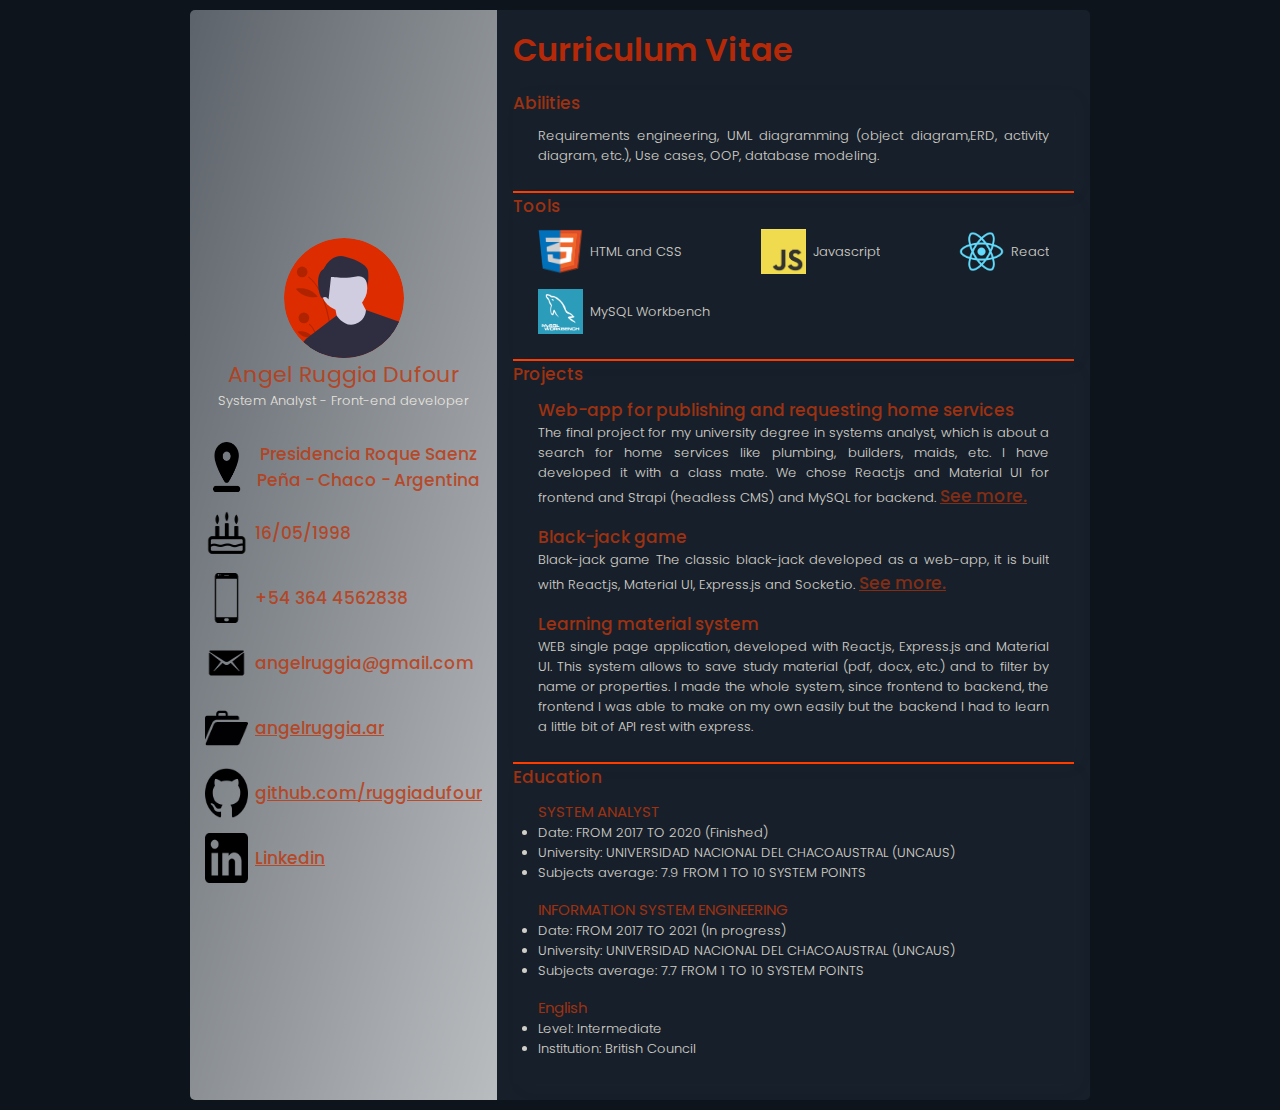
<file: cv.html>
<!DOCTYPE html>
<html lang="en">
  <head>
    <meta charset="UTF-8">
    <link rel="icon" href="images/favicon.svg" />
    <meta name="description" content="Angel Ruggia Dufour's resume.">
    <meta name="keywords" content="Ruggia, Dufour, Angel, Resume, Curriculum, Viate, Experience, Knowledge, Tools">
    <meta name="author" content="Angel Ruggia Dufour">
    <meta name="viewport" content="width=device-width, initial-scale=1.0">
    <title>Resume: Angel Ruggia Dufour</title>

    <link rel="preconnect" href="https://fonts.gstatic.com" />
    <link href="https://fonts.googleapis.com/css2?family=Poppins:wght@400;500;700&display=swap" rel="stylesheet"/>
    <link rel="stylesheet" href="css/cv.css" />

    <link rel="stylesheet" href="css/particles.css">
  </head>
  <body>
    
    <!-- <div id="particles-js"></div> -->
    <main>
      <section class="glass" id="glass">
        <div class="dashboard">
          <div>
            <div class="user">
              <img src="./images/svg/profile.svg" class="profile-img" alt="profile-image" width="50px" height="50px"/>
              <h3 style="font-size: 22px;">Angel Ruggia Dufour</h3>
              <p>System Analyst - Front-end developer</p>
            </div>

            <div class="p-info">
                <img src="./images/loc.png" class="info-img" alt="location-icon" />
                <h2>Presidencia Roque Saenz Peña - Chaco - Argentina</h2>
            </div>
            <div class="p-info">
                <img src="./images/bd.png" class="info-img" alt="birthday-icon"/>
                <h2>16/05/1998</h2>
            </div>
            <div class="p-info">
              <img src="./images/phone.png" class="info-img" alt="phone-icon" />
              <h2>+54 364 4562838</h2>
            </div>
            <div class="p-info">
              <img src="./images/email.png" class="info-img" alt="email-icon" />
              <h2>angelruggia@gmail.com</h2>
            </div>
            <div class="p-info">
              <img src="./images/portfolio-info.png" class="info-img" alt="portfolio-icon" />
              <a href="https://angelruggia.ar" target="_blank"> angelruggia.ar</a>
            </div>
            <div class="p-info">
              <img src="./images/github-info.png" class="info-img" alt="github-icon" />
              <a href="https://github.com/ruggiadufour/" target="_blank">github.com/ruggiadufour</a>
            </div>
            <div class="p-info">
              <img src="./images/linkedin-info.png" class="info-img" alt="linkedin-icon" />
              <a href="https://www.linkedin.com/in/angel-ruggia-dufour-1608b815a/" target="_blank">Linkedin</a>
            </div>
          </div>
        </div>
        <div class="games">
          <div class="status">
            <h1>Curriculum Vitae</h1>
          </div>
          <div class="cards">
            <div class="card">
            <h2>Abilities</h2>
              <div class="card-info p-info">
                <p>Requirements engineering, UML diagramming (object diagram,ERD, activity diagram, etc.), Use cases, OOP, database modeling.</p>
              </div>
            </div>
            <hr>

            <div class="card">            
                <h2>Tools</h2>
                <div class="card-info">
                    <div class="p-info">
                        <img src="./images/csshtml.png" width="45px" height="45px" style="margin-right: 7px;" alt="" />
                        <p>HTML and CSS</p>
                    </div>
                    <div class="p-info">
                        <img src="./images/js.png" width="45px" height="45px" style="margin-right: 7px;" alt="" />
                        <p>Javascript</p>
                    </div>
                    <div class="p-info">
                        <img src="./images/react.png" width="45" height="45" style="margin-right: 7px;" alt="" />
                        <p>React</p>
                    </div>
                    <div class="p-info">
                        <img src="./images/mysql_workbench.png" width="45" height="45" style="margin-right: 7px;" alt="" />
                        <p>MySQL Workbench</p>
                    </div>
                </div>
            </div>
            <hr>
            <div class="card">
                <h2>Projects</h2>
                <div class="card-info">
                    <div class="p-info flex-col">
                        <h2>Web-app for publishing and requesting home services</h2>
                        <p>
                            The final project for my university degree in systems analyst,
                            which is about a search for home services like plumbing, builders,
                            maids, etc. I have developed it with a class mate. We chose
                            React.js and Material UI for frontend and Strapi (headless CMS)
                            and MySQL for backend. <a href="https://instyc.github.io/App-Servicios/" target="_blank">See more.</a>
                        </p>
                    </div>
                    <div class="p-info flex-col">
                        <h2>Black-jack game</h2>
                        <p>
                            Black-jack game
                            The classic black-jack developed as a web-app, it is built with
                            React.js, Material UI, Express.js and Socket.io.
                            <a href="https://ruggiadufour.github.io/BlackJack/" target="_blank">See more.</a>
                        </p>
                    </div>
                    <div class="p-info flex-col">
                        <h2>Learning material system</h2>
                        <p>
                            WEB single page application, developed with React.js, Express.js
                            and Material UI. This system allows to save study material (pdf,
                            docx, etc.) and to filter by name or properties. I made the whole
                            system, since frontend to backend, the frontend I was able to
                            make on my own easily but the backend I had to learn a little bit
                            of API rest with express.
                        </p>
                    </div>
                </div>
            </div>
            <hr>
            <div class="card">
                <h2>Education</h2>
                <div class="card-info">
                    <div class="p-info flex-col">
                        <h3>SYSTEM ANALYST</h3>
                        <ul>
                            <li>Date: FROM 2017 TO 2020 (Finished)</li>
                            <li>University: UNIVERSIDAD NACIONAL DEL CHACOAUSTRAL (UNCAUS)</li>
                            <li>Subjects average: 7.9 FROM 1 TO 10 SYSTEM POINTS</li>
                        </ul>
                    </div>
                    <div class="p-info flex-col">
                        <h3>INFORMATION SYSTEM ENGINEERING</h3>
                        <ul>
                            <li>Date: FROM 2017 TO 2021 (In progress)</li>
                            <li>University: UNIVERSIDAD NACIONAL DEL CHACOAUSTRAL (UNCAUS)</li>
                            <li>Subjects average: 7.7 FROM 1 TO 10 SYSTEM POINTS</li>
                        </ul>
                    </div>
                    <div class="p-info flex-col">
                        <h3>English</h3>
                        <ul>
                            <li>Level: Intermediate</li>
                            <li>Institution: British Council</li>
                        </ul>
                    </div>
                </div>
            </div>
          </div>
        </div>
    </section>

    </main>
  </body>
  <script src="javascript/particles.js"></script>
  <script src="javascript/app.js"></script>
</html>
</file>
<file: css/cv.css>
* {
  margin: 0;
  padding: 0;
  box-sizing: border-box;
}

::selection {
  color: black;
  background: #dd2c00;
}

h1 {
  color: #dd2c00;
  font-weight: 600;
  font-size: 2rem;
  opacity: 0.8;
}
h2,
a {
  font-size: 17px;
  color: #bf360c;
  font-weight: 500;
  opacity: 0.8;
}
h3 {
  font-size: 15px;
  color: #bf360c;
  font-weight: 400;
  opacity: 0.8;
}
p,
li {
  text-align: justify;
  font-size: 13px;
  color: floralwhite;
  font-weight: 300;
  opacity: 0.8;
}

main {
  padding: 10px;
  font-family: "Poppins", sans-serif;
  min-height: 100vh;
  min-width: 900px;
  background-color: rgb(13,20,27); 
  display: flex;
  align-items: center;
  justify-content: center;
}

.glass {
  background: white;
  min-height: 80vh;
  min-width: 900px;
  width: 60%;
  background: #17202a;
  backdrop-filter: grayscale(0.7) opacity(0.6) blur(2px);
  border-radius: 5px;
  z-index: 2;
  display: flex;
}

.dashboard {
  flex: 1;
  display: flex;
  flex-direction: column;
  align-items: center;
  justify-content: space-evenly;
  text-align: center;
  background: linear-gradient(
    to right bottom,
    rgba(255, 255, 255, 0.3),
    rgba(255, 255, 255, 0.7)
  );
  border-radius: 5px 0px 0px 5px;
}

.profile-img {
  margin-top: 25px;
  width: 120px;
  height: 120px;
  border-radius: 50%;
}

.p-info {
  display: flex;
  padding: 0px 15px 15px 15px;
  justify-items: left;
  align-items: center;
}
.flex-col {
  flex-direction: column;
  align-items: flex-start;
}

.info-img {
  width: 50px;
  height: 50px;
  padding-right: 7px;
}
/*End of left side*/

.games {
  flex: 2;
}

.status {
  margin-bottom: 1rem;
}

.games {
  margin: 1rem;
  display: flex;
  flex-direction: column;
  justify-content: space-evenly;
}

.card {
  display: flex;
  flex-direction: column;
  background: linear-gradient(
    to left top,
    rgba(255, 255, 255, 0),
    rgba(255, 255, 255, 0)
  );
  border-radius: 2px;
  
  box-shadow: 6px 6px 20px rgba(122, 122, 122, 0.027);
  justify-content: space-between;
  width: auto !important;
}

.card-info {
  margin: 10px;
  display: flex;
  flex-wrap: wrap;
  justify-content: space-between;
}

hr {
  border: 1px solid #ff3d00;
}
.user {
  display: flex;
  flex-direction: column;
  padding: 0px 15px 15px 15px;
  justify-items: center;
  align-items: center;
  margin-bottom: 15px;
}

.particles-js {
  background-color: #0e0e0e;
}

a:visited {
  color: #bf360c;
}

.polygon1{
  height: 100%;
  width: 100%;
  background-color: #bd26006c;
  position: absolute;
  z-index: 0;
}
.polygon1{
  clip-path: polygon(100% 0, 100% 35%, 35% 100%, 0 96%, 0 74%);
}
</file>
<file: css/particles.css>
/* ---- base ---- */
canvas{
  display:block;
  vertical-align: bottom;
}

/* ---- particles.js container ---- */
#particles-js{
  position: fixed;
  width: 100%;
  height: 100%;
  background-position: center;
  background-size: contain;
  background-attachment: scroll;
  
}
</file>
